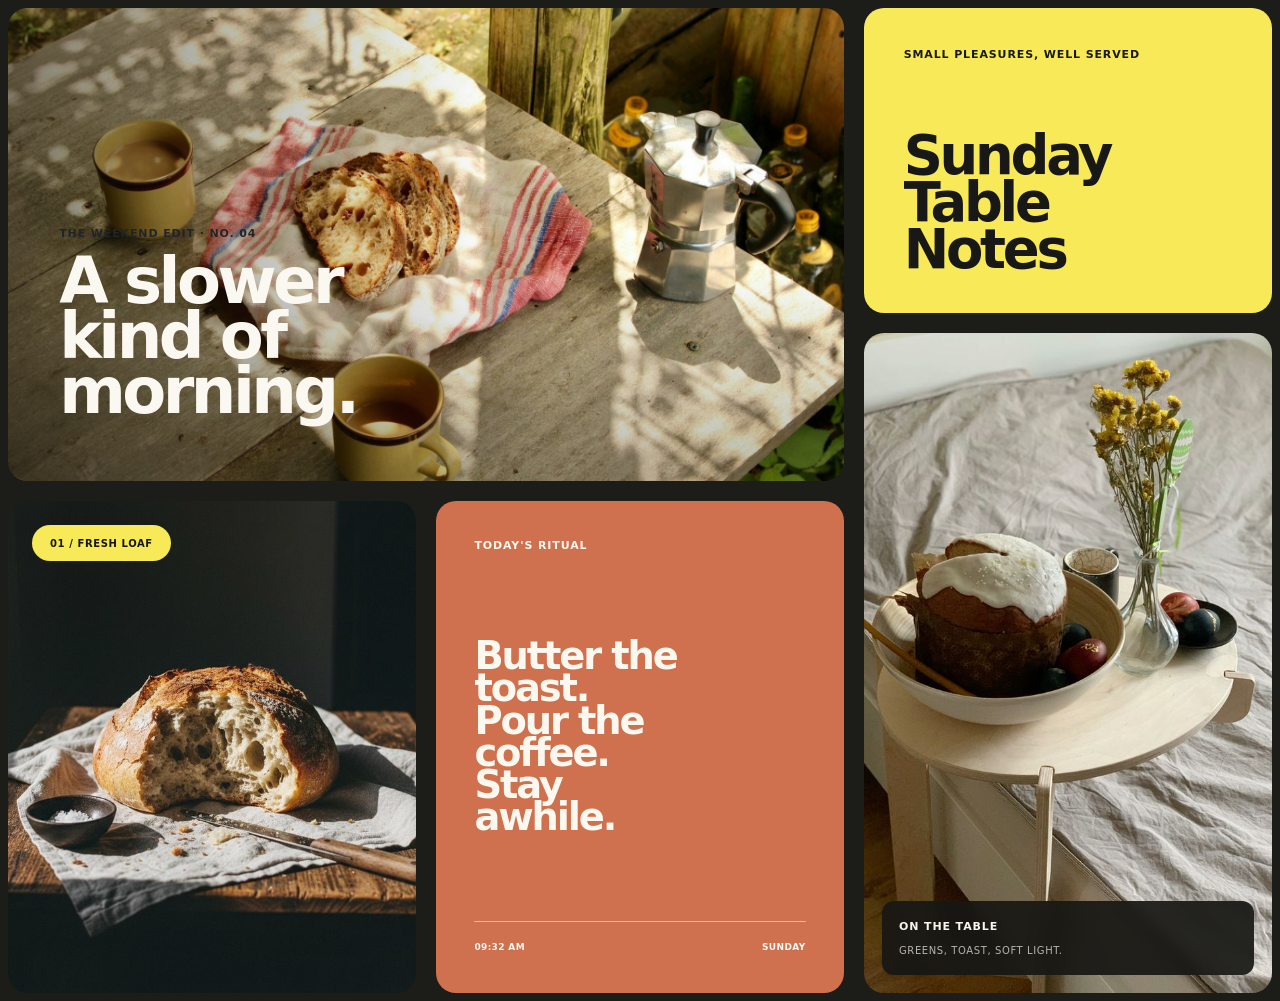
<file: index.html>
<!doctype html>
<html lang="en">
  <head>
    <meta charset="UTF-8" />
    <meta name="viewport" content="width=device-width, initial-scale=1.0" />

    <meta
      name="description"
      content="Sunday Table Notes — a quiet weekend breakfast journal."
    />

    <title>Sunday Table Notes</title>

    <!-- Bootstrap CSS -->
    <link
      href="https://cdn.jsdelivr.net/npm/bootstrap@5.3.3/dist/css/bootstrap.min.css"
      rel="stylesheet"
    />

    <!-- Custom CSS -->
    <link rel="stylesheet" href="style.css" />
  </head>

  <body>
    <main class="container-fluid page-shell">
      <section class="row g-3 bento" aria-label="Sunday Table Notes">
        <!-- Left column -->
        <div class="col-12 col-lg-8 d-flex flex-column left-stack">
          <!-- Hero card -->
          <article class="card-panel hero-card">
            <img
              src="assets/morning-table.jpg"
              alt="A slow breakfast of toast and coffee in the morning light"
            />

            <div class="photo-shade"></div>

            <div class="hero-copy">
              <p class="eyebrow">The weekend edit · No. 04</p>

              <h1>
                A slower<br />
                kind of<br />
                morning.
              </h1>
            </div>

          </article>

          <!-- Lower cards -->
          <div class="row g-3 lower-row">
            <!-- Bread card -->
            <div class="col-12 col-md-6 d-flex">
              <article class="card-panel loaf-card w-100">
                <img
                  src="assets\fresh_loaf.jpg"
                  alt="A fresh artisan loaf ready to be sliced"
                />

                <div class="loaf-shade"></div>

                <p class="loaf-tag">01 / Fresh loaf</p>

              </article>
            </div>

            <!-- Ritual card -->
            <div class="col-12 col-md-6 d-flex">
              <article class="card-panel ritual-card w-100">
                <p class="eyebrow">Today's ritual</p>

                <p class="ritual-copy">
                  Butter the<br />
                  toast.<br />
                  Pour the<br />
                  coffee.<br />
                  Stay<br />
                  awhile.
                </p>

                <div class="ritual-footer">
                  <span>09:32 AM</span>
                  <span>Sunday</span>
                </div>
              </article>
            </div>
          </div>
        </div>

        <!-- Right column -->
        <div class="col-12 col-lg-4 d-flex flex-column right-stack">
          <!-- Yellow title card -->
          <article class="card-panel title-card">
            <p class="eyebrow">Small pleasures, well served</p>

            <h2>
              Sunday<br />
              Table<br />
              Notes
            </h2>
          </article>

          <!-- Table image card -->
          <article class="card-panel table-card">
            <img
              src="assets\table_details.jpg"
              alt="A warm cup of coffee on a softly lit table"
            />

            <div class="table-caption">
              <p class="eyebrow">On the table</p>
              <p>Greens, toast, soft light.</p>
            </div>

          </article>
        </div>
      </section>
    </main>
  </body>
</html>
</file>
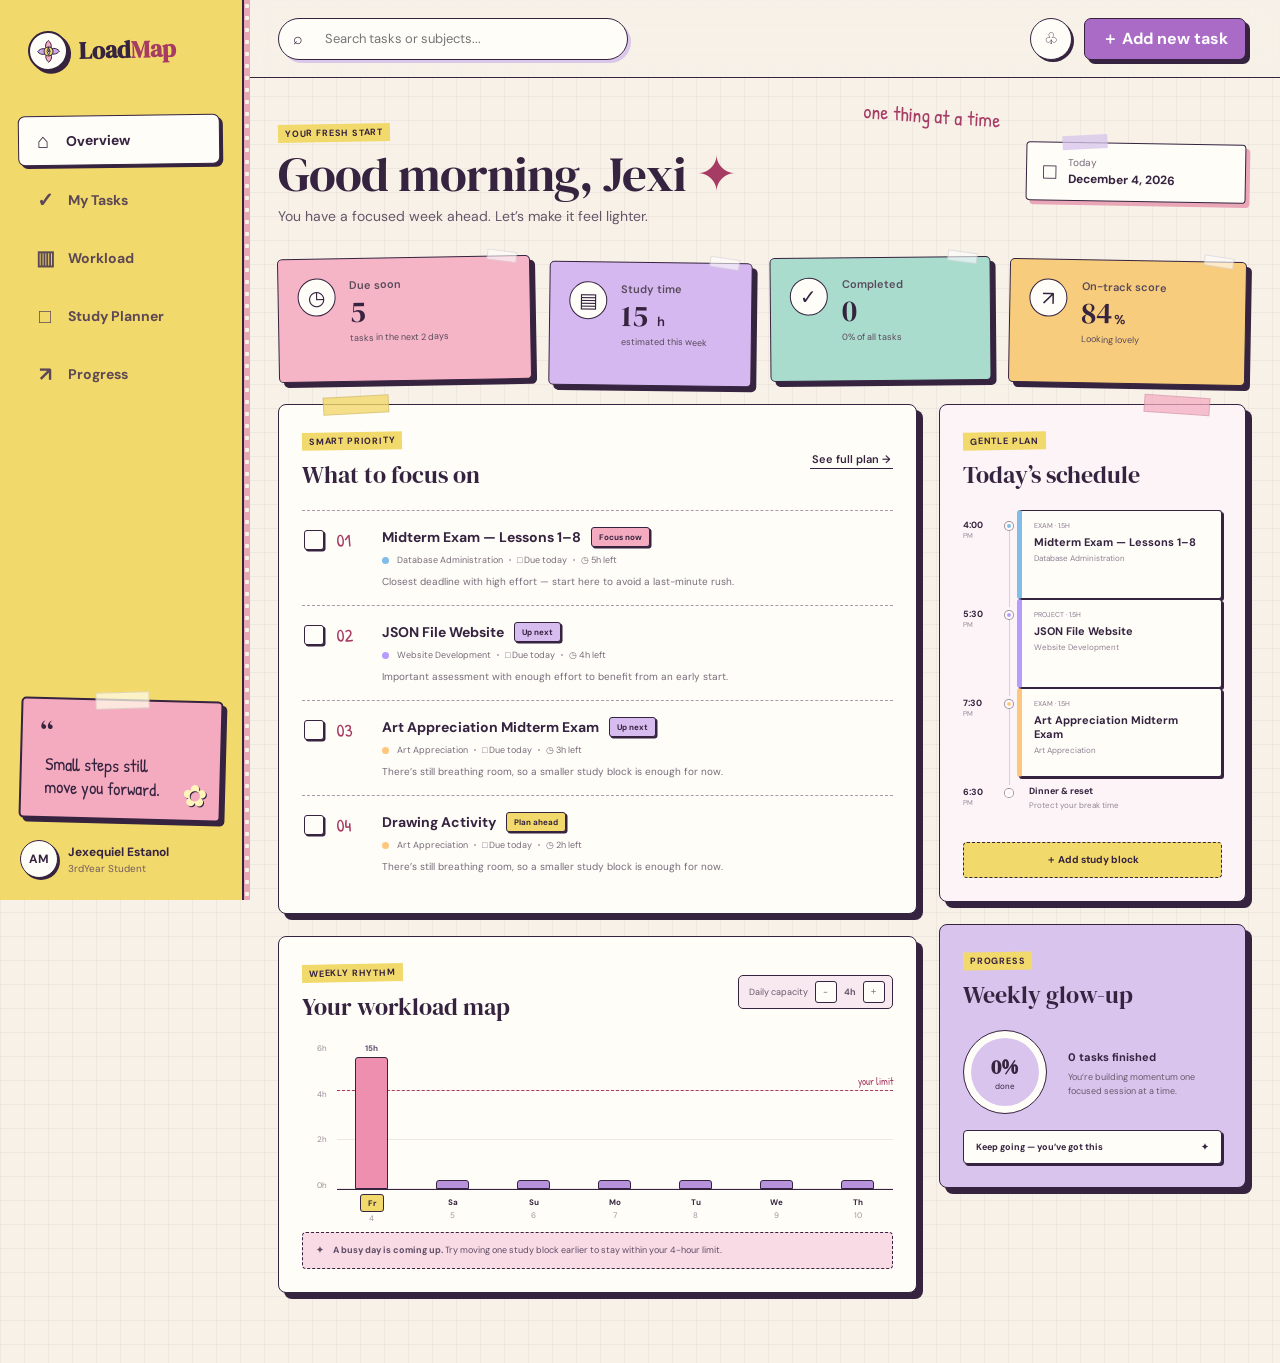
<file: WEBDEV-A2/index.html>
<!doctype html>
<html lang="en">
<head>
  <meta charset="UTF-8">
  <meta name="viewport" content="width=device-width, initial-scale=1.0">
  <meta name="description" content="LoadMap academic workload planner">
  <title>LoadMap — Academic Planner</title>

  <link rel="preconnect" href="https://fonts.googleapis.com">
  <link rel="preconnect" href="https://fonts.gstatic.com" crossorigin>

  <link
    href="https://fonts.googleapis.com/css2?family=DM+Sans:wght@400;500;600;700&family=DM+Serif+Display:ital@0;1&family=Patrick+Hand&display=swap"
    rel="stylesheet"
  >

  <link rel="stylesheet" href="style.css">
  <script src="script.js" defer></script>
</head>

<body>
  <div class="app-shell">

    <!-- SIDEBAR -->
    <aside class="sidebar">
      <button class="brand" data-scroll="overview">
        <span class="brand-mark">
          <svg viewBox="0 0 40 40" aria-hidden="true">
            <path class="petal pink"
              d="M20 19.5C14.5 16.4 14.8 9.1 20 5c5.2 4.1 5.5 11.4 0 14.5Z">
            </path>

            <path class="petal lilac"
              d="M20.5 20C23.6 14.5 30.9 14.8 35 20c-4.1 5.2-11.4 5.5-14.5 0Z">
            </path>

            <path class="petal pink"
              d="M20 20.5c5.5 3.1 5.2 10.4 0 14.5-5.2-4.1-5.5-11.4 0-14.5Z">
            </path>

            <path class="petal lilac"
              d="M19.5 20C16.4 25.5 9.1 25.2 5 20c4.1-5.2 11.4-5.5 14.5 0Z">
            </path>

            <circle class="flower-center" cx="20" cy="20" r="6.2"></circle>

            <path class="needle"
              d="m20 14.7 2.2 5.3-2.2 5.3-2.2-5.3 2.2-5.3Z">
            </path>

            <path class="point"
              d="m20 14.7 2.2 5.3H20v-5.3Z">
            </path>

            <circle class="point" cx="20" cy="20" r="1.15"></circle>
          </svg>
        </span>

        <span>Load<span>Map</span></span>
      </button>

      <nav>
        <button class="nav-item active" data-scroll="overview">
          <span class="nav-icon">⌂</span>
          <span>Overview</span>
        </button>

        <button class="nav-item" data-scroll="tasks">
          <span class="nav-icon">✓</span>
          <span>My Tasks</span>
        </button>

        <button class="nav-item" data-scroll="workload">
          <span class="nav-icon">▥</span>
          <span>Workload</span>
        </button>

        <button class="nav-item" data-scroll="planner">
          <span class="nav-icon">□</span>
          <span>Study Planner</span>
        </button>

        <button class="nav-item" data-scroll="progress">
          <span class="nav-icon">↗</span>
          <span>Progress</span>
        </button>
      </nav>

      <div class="sidebar-quote">
        <span class="quote-mark">“</span>
        <p>Small steps still move you forward.</p>
        <span class="quote-flower">✿</span>
      </div>

      <div class="profile">
        <div class="avatar">AM</div>

        <div>
          <strong>Jexequiel Estanol</strong>
          <span>3rdYear Student</span>
        </div>
      </div>
    </aside>

    <!-- MAIN CONTENT -->
    <main>
      <header class="topbar">
        <button class="mobile-brand" data-scroll="overview">LM</button>

        <div class="search-box">
          <span>⌕</span>

          <input
            id="searchInput"
            type="search"
            placeholder="Search tasks or subjects..."
          >
        </div>

        <button class="notification-button" aria-label="Notifications">
          ♧
        </button>

        <button class="add-button" id="openModal">
          <span>＋</span>
          Add new task
        </button>
      </header>

      <div class="content">

        <!-- WELCOME -->
        <section id="overview" class="welcome">
          <div>
            <p class="eyebrow">YOUR FRESH START</p>

            <h1>
              Good morning, Jexi
              <span>✦</span>
            </h1>

            <p>
              You have a focused week ahead. Let’s make it feel lighter.
            </p>
          </div>

          <div class="date-pill">
            <span class="date-icon">□</span>

            <div>
              <span>Today</span>
              <strong id="todayDate"></strong>
            </div>
          </div>
        </section>

        <!-- STATISTICS -->
        <section class="stats-grid">
          <article class="stat-card blush">
            <div class="stat-icon">◷</div>

            <div>
              <span>Due soon</span>
              <strong id="dueSoon">0</strong>
              <small>tasks in the next 2 days</small>
            </div>
          </article>

          <article class="stat-card lilac-card">
            <div class="stat-icon">▤</div>

            <div>
              <span>Study time</span>

              <strong>
                <span id="totalHours">0</span>
                <i>h</i>
              </strong>

              <small>estimated this week</small>
            </div>
          </article>

          <article class="stat-card mint">
            <div class="stat-icon">✓</div>

            <div>
              <span>Completed</span>
              <strong id="completedCount">0</strong>
              <small id="completedPercent">0% of all tasks</small>
            </div>
          </article>

          <article class="stat-card peach">
            <div class="stat-icon">↗</div>

            <div>
              <span>On-track score</span>

              <strong>
                84<i>%</i>
              </strong>

              <small>Looking lovely</small>
            </div>
          </article>
        </section>

        <div class="dashboard-grid">

          <!-- LEFT COLUMN -->
          <div class="primary-column">

            <!-- TASKS -->
            <section class="panel priority-panel" id="tasks">
              <div class="panel-heading">
                <div>
                  <p class="eyebrow">SMART PRIORITY</p>
                  <h2>What to focus on</h2>
                </div>

                <button data-scroll="planner">
                  See full plan →
                </button>
              </div>

              <div class="task-list" id="taskList"></div>
            </section>

            <!-- WORKLOAD -->
            <section class="panel" id="workload">
              <div class="panel-heading">
                <div>
                  <p class="eyebrow">WEEKLY RHYTHM</p>
                  <h2>Your workload map</h2>
                </div>

                <div class="capacity-control">
                  <span>Daily capacity</span>

                  <button id="capacityDown">−</button>

                  <strong>
                    <span id="capacityValue">4</span>h
                  </strong>

                  <button id="capacityUp">＋</button>
                </div>
              </div>

              <div class="chart-wrap">
                <div class="chart-y">
                  <span>6h</span>
                  <span>4h</span>
                  <span>2h</span>
                  <span>0h</span>
                </div>

                <div class="chart" id="workloadChart"></div>
              </div>

              <div class="insight" id="workloadInsight"></div>
            </section>
          </div>

          <!-- RIGHT COLUMN -->
          <aside class="secondary-column">

            <!-- STUDY PLANNER -->
            <section class="panel schedule-panel" id="planner">
              <div class="panel-heading">
                <div>
                  <p class="eyebrow">GENTLE PLAN</p>
                  <h2>Today’s schedule</h2>
                </div>
              </div>

              <div class="timeline" id="timeline"></div>

              <button class="outline-button" id="addStudyBlock">
                ＋ Add study block
              </button>
            </section>

            <!-- PROGRESS -->
            <section class="panel progress-panel" id="progress">
              <div class="panel-heading">
                <div>
                  <p class="eyebrow">PROGRESS</p>
                  <h2>Weekly glow-up</h2>
                </div>
              </div>

              <div class="progress-content">
                <div class="progress-ring" id="progressRing">
                  <div>
                    <strong id="ringPercent">0%</strong>
                    <span>done</span>
                  </div>
                </div>

                <div>
                  <strong id="progressText">
                    0 tasks finished
                  </strong>

                  <p>
                    You’re building momentum one focused session at a time.
                  </p>
                </div>
              </div>

              <div class="progress-footer">
                <span>Keep going — you’ve got this</span>
                <span>✦</span>
              </div>
            </section>
          </aside>
        </div>
      </div>
    </main>
  </div>

  <!-- ADD TASK MODAL -->
  <div class="modal-backdrop hidden" id="modalBackdrop">
    <div class="modal">
      <button class="modal-close" id="closeModal">×</button>

      <p class="eyebrow">A LITTLE STEP FORWARD</p>
      <h2>Add a new task</h2>

      <p>
        Give it the details and LoadMap will find its place.
      </p>

      <form id="taskForm">
        <label>
          Task name

          <input
            name="title"
            required
            placeholder="e.g. Draft project introduction"
          >
        </label>

        <div class="form-row">
          <label>
            Subject

            <select name="subject">
              <option>Free Elective</option>
              <option>Website Development</option>
              <option>Multimedia</option>
              <option>Fundamentals of Research</option>
              <option>Database Administration</option>
              <option>Art Appreciation</option>
              <option>System Integration and Architecture</option>
            </select>
          </label>

          <label>
            Task type

            <select name="type">
              <option>Assignment</option>
              <option>Project</option>
              <option>Quiz</option>
              <option>Exam</option>
            </select>
          </label>
        </div>

        <div class="form-row">
          <label>
            Deadline

            <input
              id="dueInput"
              name="due"
              type="date"
              required
            >
          </label>

          <label>
            Estimated hours

            <input
              name="hours"
              type="number"
              min="0.5"
              max="24"
              step="0.5"
              value="1"
              required
            >
          </label>
        </div>

        <label>
          Importance

          <select name="importance">
            <option value="1">Normal</option>
            <option value="2">Important</option>
            <option value="3">Very important</option>
          </select>
        </label>

        <button class="submit-button" type="submit">
          Add to my map →
        </button>
      </form>
    </div>
  </div>
</body>
</html>
</file>
<file: style.css>
:root {
  color: #f7f4eb;
  background: #1c1c19;
  font-family: Arial, Helvetica, sans-serif;
  font-synthesis: none;
  text-rendering: optimizeLegibility;
}

* {
  box-sizing: border-box;
}

html,
body {
  min-width: 320px;
  min-height: 100%;
  background: #1c1c19;
}

body {
  margin: 0;
}

img {
  display: block;
  width: 100%;
  height: 100%;
  object-fit: cover;
}

p,
h1,
h2 {
  margin: 0;
}

/* Main container */

.page-shell {
  width: min(100%, 1440px);
  min-height: 100vh;
  min-height: 100dvh;
  padding: 8px;
}

/* Bootstrap row */

.bento {
  min-height: calc(100vh - 16px);
  min-height: calc(100dvh - 16px);

  --bs-gutter-x: 20px;
  --bs-gutter-y: 20px;
}

.left-stack,
.right-stack {
  gap: 20px;
  min-height: calc(100vh - 16px);
  min-height: calc(100dvh - 16px);
}

/* Shared card styles */

.card-panel {
  position: relative;
  overflow: hidden;
  border-radius: 20px;
}

/* Hero card */

.hero-card {
  flex: 0 0 calc(49% - 10px);
}

.hero-card img,
.loaf-card img,
.table-card img {
  transition: transform 700ms cubic-bezier(0.2, 0.8, 0.2, 1);
}

.hero-card img {
  object-position: center 55%;
}

.hero-card:hover img,
.loaf-card:hover img,
.table-card:hover img {
  transform: scale(1.025);
}

.photo-shade {
  position: absolute;
  inset: 0;

  background:
    linear-gradient(
      90deg,
      rgba(20, 16, 11, 0.52) 0%,
      transparent 58%
    ),
    linear-gradient(
      0deg,
      rgba(15, 13, 9, 0.28) 0%,
      transparent 45%
    );
}

.hero-copy {
  position: absolute;
  left: clamp(28px, 4vw, 55px);
  bottom: clamp(38px, 7vh, 62px);
}

.eyebrow {
  font-size: 11px;
  font-weight: 800;
  line-height: 1.2;
  letter-spacing: 0.08em;
  text-transform: uppercase;
}

.hero-copy .eyebrow {
  margin-bottom: 14px;
}

.hero-copy h1 {
  color: #faf8f0;
  font-size: clamp(44px, 5vw, 66px);
  font-weight: 800;
  line-height: 0.86;
  letter-spacing: -0.055em;
}

/* Photo credits */

.photo-credit {
  position: absolute;
  right: 17px;
  bottom: 13px;
  z-index: 2;

  color: rgba(255, 255, 255, 0.82);

  font-size: 8px;
  font-weight: 700;
  letter-spacing: 0.04em;
  text-transform: uppercase;
}

/* Bottom Bootstrap row */

.lower-row {
  flex: 1 1 auto;
  min-height: 0;

  --bs-gutter-x: 20px;
  --bs-gutter-y: 20px;
}

/* Yellow title card */

.title-card {
  flex: 0 0 calc(32% - 10px);

  display: flex;
  flex-direction: column;
  justify-content: space-between;

  padding: clamp(32px, 3.1vw, 48px);

  color: #181816;
  background: #f7e958;
}

.title-card h2 {
  font-size: clamp(50px, 4.25vw, 66px);
  font-weight: 800;
  line-height: 0.86;
  letter-spacing: -0.06em;
}

/* Bread card */

.loaf-card img {
  object-position: center 46%;
}

.loaf-shade {
  position: absolute;
  inset: 0;

  background: linear-gradient(
    180deg,
    rgba(15, 12, 11, 0.16),
    transparent 45%
  );
}

.loaf-tag {
  position: absolute;
  top: 24px;
  left: 24px;

  padding: 11px 18px 10px;

  border-radius: 999px;

  color: #161614;
  background: #f7e958;

  font-size: 10px;
  font-weight: 800;
  letter-spacing: 0.06em;
  text-transform: uppercase;
}

/* Orange ritual card */

.ritual-card {
  display: flex;
  flex-direction: column;

  padding: clamp(30px, 3vw, 44px);

  color: #fbf8ef;
  background: #cf704f;
}

.ritual-copy {
  margin-top: auto;
  margin-bottom: auto;

  font-size: clamp(34px, 3vw, 49px);
  font-weight: 800;
  line-height: 0.84;
  letter-spacing: -0.055em;
}

.ritual-footer {
  display: flex;
  justify-content: space-between;

  padding-top: 19px;

  border-top: 1px solid rgba(255, 255, 255, 0.5);

  font-size: 9px;
  font-weight: 700;
  letter-spacing: 0.04em;
  text-transform: uppercase;
}

/* Right image card */

.table-card {
  flex: 1 1 auto;
  min-height: 0;
}

.table-card img {
  object-position: center;
}

.table-caption {
  position: absolute;
  right: 18px;
  bottom: 18px;
  left: 18px;

  padding: 19px 17px 17px;

  border-radius: 12px;

  color: #f8f5ec;
  background: rgba(23, 23, 20, 0.92);

  backdrop-filter: blur(8px);
  -webkit-backdrop-filter: blur(8px);
}

.table-caption .eyebrow {
  margin-bottom: 10px;
}

.table-caption > p:last-child {
  color: rgba(255, 255, 255, 0.68);

  font-size: 10px;
  letter-spacing: 0.06em;
  text-transform: uppercase;
}

.table-card > .photo-credit {
  bottom: 10px;
}

/* Tablet */

@media (max-width: 991.98px) {
  .left-stack,
  .right-stack {
    min-height: auto;
  }

  .hero-card {
    flex-basis: auto;
    min-height: 52vh;
  }

  .lower-row {
    flex: none;
  }

  .lower-row > div {
    min-height: 430px;
  }

  .title-card {
    flex-basis: auto;
    min-height: 360px;
  }

  .table-card {
    flex: none;
    min-height: 570px;
  }
}

/* Mobile */

@media (max-width: 575.98px) {
  .page-shell {
    padding: 6px;
  }

  .bento,
  .lower-row {
    --bs-gutter-x: 10px;
    --bs-gutter-y: 10px;
  }

  .left-stack,
  .right-stack {
    gap: 10px;
  }

  .card-panel {
    border-radius: 17px;
  }

  .hero-card {
    min-height: 500px;
  }

  .hero-card img {
    object-position: 61% center;
  }

  .hero-copy {
    left: 25px;
    bottom: 45px;
  }

  .hero-copy h1 {
    font-size: clamp(43px, 14vw, 58px);
  }

  .lower-row > div {
    min-height: 470px;
  }

  .title-card {
    padding: 30px;
  }

  .title-card h2 {
    font-size: clamp(52px, 16vw, 70px);
  }

  .ritual-card {
    padding: 32px 30px;
  }

  .ritual-copy {
    font-size: clamp(40px, 12vw, 53px);
  }

  .table-card {
    min-height: 570px;
  }
}

/* Accessibility */

@media (prefers-reduced-motion: reduce) {
  .hero-card img,
  .loaf-card img,
  .table-card img {
    transition: none;
  }
}
</file>
<file: WEBDEV-A2/style.css>
* {
  box-sizing: border-box;
}

:root {
  font-family: "DM Sans", sans-serif;
  color: #35233f;
  background: #f7f1e8;

  --ink: #35233f;
  --muted: #766979;
  --paper: #fffdf8;
  --yellow: #f2d96b;
  --pink: #f4abc0;
  --purple: #a96bc5;
}

html {
  scroll-behavior: smooth;
}

body {
  margin: 0;
  min-width: 320px;
  min-height: 100vh;
  background-color: #f7f1e8;
  background-image:
    linear-gradient(rgba(95, 72, 108, 0.055) 1px, transparent 1px),
    linear-gradient(90deg, rgba(95, 72, 108, 0.055) 1px, transparent 1px);
  background-size: 24px 24px;
}

button,
input,
select {
  font: inherit;
  color: inherit;
}

button {
  cursor: pointer;
}

button:focus-visible,
input:focus-visible,
select:focus-visible {
  outline: 3px solid #c9abe5;
  outline-offset: 2px;
}

h1,
h2,
.brand,
.stat-card strong,
.progress-ring strong {
  font-family: "DM Serif Display", serif;
}

/* APP LAYOUT */

.app-shell {
  min-height: 100vh;
  display: grid;
  grid-template-columns: 244px minmax(0, 1fr);
}

/* SIDEBAR */

.sidebar {
  position: sticky;
  top: 0;
  z-index: 20;
  height: 100vh;
  padding: 29px 20px 22px;
  display: flex;
  flex-direction: column;
  background: var(--yellow);
  border-right: 2px solid var(--ink);
  box-shadow: 6px 0 0 #e9a6b7;
}

.sidebar::after {
  content: "";
  position: absolute;
  right: -8px;
  top: 0;
  bottom: 0;
  width: 6px;
  background:
    radial-gradient(
      circle,
      #f7f1e8 2px,
      transparent 2.5px
    ) 0 0 / 6px 12px;
}

.brand {
  padding: 0 8px;
  display: flex;
  align-items: center;
  gap: 11px;
  border: 0;
  background: transparent;
  color: var(--ink);
  font-size: 24px;
  font-weight: 700;
  transform: rotate(-1.5deg);
}

.brand > span:last-child span {
  color: #a63b64;
}

.brand-mark {
  width: 40px;
  height: 40px;
  display: grid;
  place-items: center;
  border: 2px solid var(--ink);
  border-radius: 50%;
  background: var(--paper);
  box-shadow: 3px 3px 0 var(--ink);
}

.brand-mark svg {
  width: 29px;
  fill: none;
  stroke: currentColor;
  stroke-linecap: round;
  stroke-linejoin: round;
}

.petal {
  stroke-width: 1.35;
}

.pink {
  fill: var(--pink);
}

.lilac {
  fill: #c9abe5;
}

.flower-center {
  fill: var(--yellow);
  stroke-width: 1.4;
}

.needle {
  fill: var(--paper);
  stroke-width: 1.2;
}

.point {
  fill: var(--ink);
  stroke: none;
}

/* NAVIGATION */

nav {
  margin-top: 48px;
  display: grid;
  gap: 8px;
}

.nav-item {
  width: 100%;
  padding: 11px 14px;
  display: flex;
  align-items: center;
  gap: 13px;
  border: 1px solid transparent;
  border-radius: 7px;
  background: transparent;
  color: #5d4955;
  font-size: 14px;
  font-weight: 700;
  text-align: left;
}

.nav-item:hover {
  background: rgba(255, 255, 255, 0.35);
  color: var(--ink);
}

.nav-item.active {
  color: var(--ink);
  background: var(--paper);
  border-color: var(--ink);
  box-shadow: 3px 3px 0 var(--ink);
  transform: translate(-2px, -2px) rotate(-0.7deg);
}

.nav-icon {
  width: 20px;
  font-size: 20px;
  text-align: center;
}

/* SIDEBAR QUOTE */

.sidebar-quote {
  position: relative;
  min-height: 115px;
  margin-top: auto;
  padding: 18px;
  border: 2px solid var(--ink);
  border-radius: 5px;
  background: var(--pink);
  box-shadow: 4px 4px 0 var(--ink);
  transform: rotate(1.5deg);
}

.sidebar-quote::before {
  content: "";
  position: absolute;
  width: 52px;
  height: 15px;
  top: -9px;
  left: 50%;
  background: rgba(255, 253, 234, 0.73);
  border: 1px solid rgba(75, 54, 61, 0.15);
  transform: translateX(-50%) rotate(-3deg);
}

.sidebar-quote p {
  margin: 5px 20px 0 5px;
  color: var(--ink);
  font: 18px/1.25 "Patrick Hand", cursive;
}

.quote-mark {
  font: 31px/1 "DM Serif Display", serif;
}

.quote-flower {
  position: absolute;
  right: 12px;
  bottom: 5px;
  color: #fff5bb;
  font-size: 30px;
  text-shadow: 1px 1px var(--ink);
}

.profile {
  margin-top: 20px;
  display: flex;
  align-items: center;
  gap: 10px;
}

.avatar {
  width: 38px;
  height: 38px;
  display: grid;
  place-items: center;
  border: 1.5px solid var(--ink);
  border-radius: 50%;
  background: var(--paper);
  box-shadow: 2px 2px var(--ink);
  font-size: 12px;
  font-weight: 700;
}

.profile strong,
.profile span {
  display: block;
}

.profile strong {
  font-size: 12px;
}

.profile span {
  margin-top: 2px;
  color: #715c60;
  font-size: 10px;
}

/* MAIN */

main {
  min-width: 0;
}

.topbar {
  position: sticky;
  top: 0;
  z-index: 15;
  height: 78px;
  padding: 0 34px;
  display: flex;
  align-items: center;
  gap: 12px;
  background: rgba(247, 241, 232, 0.9);
  border-bottom: 1.5px solid var(--ink);
  backdrop-filter: blur(10px);
}

.search-box {
  width: min(350px, 40vw);
  height: 42px;
  margin-right: auto;
  padding: 0 14px;
  display: flex;
  align-items: center;
  gap: 10px;
  border: 1.5px solid var(--ink);
  border-radius: 30px;
  background: var(--paper);
  box-shadow: 3px 3px #dac7e9;
}

.search-box input {
  min-width: 0;
  flex: 1;
  border: 0;
  outline: 0;
  background: transparent;
  font-size: 13px;
}

.notification-button {
  width: 42px;
  height: 42px;
  border: 1.5px solid var(--ink);
  border-radius: 50%;
  background: var(--paper);
  box-shadow: 2px 2px var(--ink);
}

.add-button,
.submit-button {
  border: 1.5px solid var(--ink);
  border-radius: 7px;
  background: var(--purple);
  color: white;
  font-weight: 700;
  box-shadow: 4px 4px var(--ink);
}

.add-button {
  height: 42px;
  padding: 0 17px;
}

.add-button:hover,
.submit-button:hover {
  transform: translate(2px, 2px);
  box-shadow: 2px 2px var(--ink);
}

.mobile-brand {
  display: none;
}

.content {
  width: min(1320px, 100%);
  margin: auto;
  padding: 42px 34px 70px;
}

/* WELCOME */

.welcome {
  position: relative;
  scroll-margin-top: 95px;
  margin-bottom: 32px;
  display: flex;
  align-items: center;
  justify-content: space-between;
  gap: 24px;
}

.welcome::after {
  content: "one thing at a time";
  position: absolute;
  right: 245px;
  top: -18px;
  color: #a63b64;
  font: 20px "Patrick Hand", cursive;
  transform: rotate(4deg);
}

.eyebrow {
  display: inline-block;
  margin: 0 0 8px;
  padding: 3px 7px;
  color: var(--ink);
  background: var(--yellow);
  letter-spacing: 0.09em;
  font-size: 9px;
  font-weight: 700;
  transform: rotate(-1deg);
}

h1 {
  margin: 0;
  color: var(--ink);
  font-size: clamp(34px, 4vw, 49px);
  font-weight: 400;
  line-height: 0.98;
  letter-spacing: -0.02em;
}

h1 span {
  color: #a63b64;
}

.welcome > div > p:last-child {
  margin: 9px 0 0;
  color: #645668;
  font-size: 14px;
}

.date-pill {
  position: relative;
  min-width: 220px;
  padding: 13px 16px;
  display: flex;
  align-items: center;
  gap: 12px;
  border: 1.5px solid var(--ink);
  border-radius: 4px;
  background: var(--paper);
  box-shadow: 4px 4px #e9a6b7;
  transform: rotate(1deg);
}

.date-pill::before {
  content: "";
  position: absolute;
  top: -8px;
  left: 35px;
  width: 45px;
  height: 14px;
  background: rgba(214, 196, 235, 0.75);
  transform: rotate(-4deg);
}

.date-icon {
  font-size: 22px;
}

.date-pill div span,
.date-pill div strong {
  display: block;
}

.date-pill div span {
  color: #776a79;
  font-size: 10px;
}

.date-pill strong {
  margin-top: 2px;
  font-size: 12px;
}

/* STAT CARDS */

.stats-grid {
  margin-bottom: 23px;
  display: grid;
  grid-template-columns: 1.12fr 0.9fr 0.98fr 1.05fr;
  gap: 18px;
}

.stat-card {
  position: relative;
  height: 124px;
  padding: 19px;
  display: flex;
  align-items: flex-start;
  gap: 14px;
  border: 1.5px solid var(--ink);
  border-radius: 5px;
  box-shadow: 5px 5px var(--ink);
  transition: transform 0.18s;
}

.stat-card:nth-child(1) {
  transform: rotate(-1deg);
}

.stat-card:nth-child(2) {
  transform: translateY(5px) rotate(0.7deg);
}

.stat-card:nth-child(3) {
  transform: rotate(-0.5deg);
}

.stat-card:nth-child(4) {
  transform: translateY(3px) rotate(1deg);
}

.stat-card::after {
  content: "";
  position: absolute;
  width: 28px;
  height: 9px;
  right: 12px;
  top: -6px;
  background: rgba(255, 255, 255, 0.58);
  border: 1px solid rgba(53, 35, 63, 0.12);
  transform: rotate(8deg);
}

.blush {
  background: #f6b5c6;
}

.lilac-card {
  background: #d5b8ef;
}

.mint {
  background: #a9dccd;
}

.peach {
  background: #f8cc7d;
}

.stat-icon {
  width: 38px;
  height: 38px;
  flex: none;
  display: grid;
  place-items: center;
  border: 1.5px solid var(--ink);
  border-radius: 50%;
  background: var(--paper);
  font-size: 20px;
}

.stat-card div:last-child > span,
.stat-card small {
  display: block;
  color: #584b5c;
}

.stat-card div:last-child > span {
  font-size: 11px;
  font-weight: 600;
}

.stat-card strong {
  display: block;
  margin-top: 3px;
  font-size: 30px;
  font-weight: 400;
  line-height: 1.1;
}

.stat-card strong i {
  margin-left: 2px;
  font: 600 13px "DM Sans", sans-serif;
  font-style: normal;
}

.stat-card small {
  margin-top: 4px;
  font-size: 9px;
}

/* DASHBOARD */

.dashboard-grid {
  display: grid;
  grid-template-columns: minmax(0, 1.62fr) minmax(300px, 0.78fr);
  gap: 22px;
  align-items: start;
}

.primary-column,
.secondary-column {
  display: grid;
  gap: 22px;
}

.panel {
  position: relative;
  scroll-margin-top: 95px;
  padding: 23px;
  border: 1.5px solid var(--ink);
  border-radius: 8px;
  background: var(--paper);
  box-shadow: 6px 6px var(--ink);
}

.priority-panel::before,
.schedule-panel::before {
  content: "";
  position: absolute;
  z-index: 2;
  width: 64px;
  height: 16px;
  top: -9px;
  border: 1px solid rgba(53, 35, 63, 0.13);
}

.priority-panel::before {
  left: 44px;
  background: rgba(242, 217, 107, 0.78);
  transform: rotate(-3deg);
}

.schedule-panel::before {
  right: 35px;
  background: rgba(244, 171, 192, 0.72);
  transform: rotate(4deg);
}

.panel-heading {
  margin-bottom: 19px;
  display: flex;
  align-items: center;
  justify-content: space-between;
  gap: 15px;
}

.panel h2,
.modal h2 {
  margin: 0;
  font-size: 24px;
  font-weight: 400;
}

.panel-heading > button {
  padding: 2px;
  border: 0;
  border-bottom: 1px solid var(--ink);
  background: transparent;
  font-size: 11px;
  font-weight: 600;
}

/* TASKS */

.task-list {
  display: grid;
}

.task-row {
  padding: 16px 2px;
  display: grid;
  grid-template-columns: 22px 32px 1fr;
  gap: 12px;
  border-top: 1px dashed #a99baa;
}

.task-row:hover {
  background: #faf4e8;
}

.task-check {
  width: 20px;
  height: 20px;
  margin-top: 3px;
  border: 1.5px solid var(--ink);
  border-radius: 3px;
  background: var(--paper);
  box-shadow: 1.5px 1.5px var(--ink);
}

.priority-number {
  color: #a63b64;
  font: 18px/26px "Patrick Hand", cursive;
  transform: rotate(-5deg);
}

.task-title-line {
  display: flex;
  align-items: center;
  gap: 10px;
}

.task-info h3 {
  margin: 0;
  font-size: 14px;
}

.priority-tag {
  padding: 4px 7px;
  border: 1px solid var(--ink);
  border-radius: 3px;
  color: var(--ink);
  box-shadow: 1.5px 1.5px var(--ink);
  font-size: 8px;
  font-weight: 700;
  white-space: nowrap;
}

.priority-0 {
  background: var(--pink);
}

.priority-1,
.priority-2 {
  background: #d7bcef;
}

.priority-3 {
  background: var(--yellow);
}

.task-meta {
  margin-top: 7px;
  display: flex;
  flex-wrap: wrap;
  align-items: center;
  gap: 6px;
  color: #776b7a;
  font-size: 9px;
}

.task-meta span {
  display: inline-flex;
  align-items: center;
}

.task-meta i {
  width: 2px;
  height: 2px;
  border-radius: 50%;
  background: #aa9fad;
}

.subject-dot {
  width: 7px;
  height: 7px;
  margin-right: 2px;
  border-radius: 50%;
}

.task-info p {
  margin: 8px 0 0;
  color: #776b7a;
  font-size: 10px;
  line-height: 1.5;
}

.empty-state {
  padding: 35px;
  border-top: 1px dashed #a99baa;
  color: var(--muted);
  text-align: center;
}

/* WORKLOAD */

.capacity-control {
  padding: 5px 7px 5px 10px;
  display: flex;
  align-items: center;
  gap: 7px;
  border: 1px solid var(--ink);
  border-radius: 5px;
  background: #f7e9ef;
  color: #67596b;
  font-size: 9px;
}

.capacity-control button {
  width: 22px;
  height: 22px;
  padding: 0;
  border: 1px solid var(--ink);
  border-radius: 3px;
  background: var(--paper);
}

.chart-wrap {
  height: 190px;
  margin-top: 7px;
  display: grid;
  grid-template-columns: 25px 1fr;
  gap: 10px;
}

.chart-y {
  height: 148px;
  padding-top: 1px;
  display: flex;
  flex-direction: column;
  justify-content: space-between;
  color: #978b99;
  font-size: 8px;
  text-align: right;
}

.chart {
  position: relative;
  height: 148px;
  display: grid;
  grid-template-columns: repeat(7, 1fr);
  align-items: end;
  gap: 11px;
  border-bottom: 1px solid var(--ink);
  background:
    repeating-linear-gradient(
      to bottom,
      transparent 0,
      transparent 48px,
      #dcd1d8 49px
    );
}

.capacity-line {
  position: absolute;
  left: 0;
  right: 0;
  z-index: 2;
  border-top: 1px dashed #a63b64;
}

.capacity-line span {
  position: absolute;
  right: 0;
  bottom: 3px;
  padding-left: 4px;
  background: var(--paper);
  color: #a63b64;
  font: 10px "Patrick Hand", cursive;
}

.bar-column {
  position: relative;
  height: 100%;
  padding-top: 15px;
  display: flex;
  flex-direction: column;
  align-items: center;
  justify-content: flex-end;
}

.bar {
  position: relative;
  z-index: 3;
  width: min(33px, 70%);
  min-height: 7px;
  border: 1px solid var(--ink);
  border-radius: 3px 3px 0 0;
  background: #b693db;
}

.bar.over {
  background: #ef8faf;
}

.bar span {
  position: absolute;
  top: -15px;
  width: 100%;
  color: #614b6c;
  font-size: 8px;
  font-weight: 700;
  text-align: center;
}

.bar-column strong,
.bar-column small {
  position: absolute;
  top: calc(100% + 8px);
  font-size: 8px;
}

.bar-column small {
  top: calc(100% + 21px);
  color: #9e929f;
}

.bar-column strong.today {
  top: calc(100% + 5px);
  width: 24px;
  height: 18px;
  padding-top: 3px;
  border: 1px solid var(--ink);
  border-radius: 3px;
  background: var(--yellow);
  text-align: center;
}

.bar-column strong.today + small {
  top: calc(100% + 24px);
}

.insight {
  padding: 11px 13px;
  display: flex;
  align-items: center;
  gap: 9px;
  border: 1px dashed var(--ink);
  border-radius: 4px;
  background: #eee1f6;
  color: #5f4c66;
  font-size: 9px;
  line-height: 1.4;
}

.insight.warning {
  background: #f8dbe4;
}

/* SCHEDULE */

.schedule-panel {
  min-height: 470px;
  background: #fcf4f7;
}

.timeline {
  display: grid;
}

.session {
  min-height: 89px;
  display: grid;
  grid-template-columns: 39px 15px 1fr;
}

.time {
  padding-top: 9px;
}

.time strong,
.time span {
  display: block;
}

.time strong {
  font-size: 9px;
}

.time span {
  color: #948797;
  font-size: 7px;
}

.timeline-line {
  position: relative;
  display: flex;
  justify-content: center;
}

.timeline-line::after {
  content: "";
  position: absolute;
  top: 18px;
  bottom: -8px;
  width: 1px;
  background: #d9cfdc;
}

.timeline-line span {
  z-index: 2;
  width: 8px;
  height: 8px;
  margin-top: 12px;
  border: 2px solid white;
  border-radius: 50%;
  box-shadow: 0 0 0 1px #9e929f;
}

.session-card {
  min-height: 70px;
  padding: 10px 12px;
  border: 1px solid var(--ink);
  border-left: 5px solid var(--accent);
  border-radius: 3px;
  background: var(--paper);
  box-shadow: 2px 2px var(--ink);
}

.session-card span,
.session-card strong,
.session-card small {
  display: block;
}

.session-card span {
  color: #887990;
  font-size: 7px;
  text-transform: uppercase;
}

.session-card strong {
  margin-top: 5px;
  font-size: 11px;
}

.session-card small {
  margin-top: 4px;
  color: #8f8293;
  font-size: 8px;
}

.break-session {
  min-height: 65px;
}

.break-session > div:last-child {
  padding: 8px 0 0 12px;
}

.break-session > div:last-child strong,
.break-session > div:last-child small {
  display: block;
}

.break-session > div:last-child strong {
  font-size: 9px;
}

.break-session > div:last-child small {
  margin-top: 3px;
  color: #948797;
  font-size: 8px;
}

.break-session .timeline-line::after {
  display: none;
}

.outline-button {
  width: 100%;
  height: 36px;
  border: 1.5px dashed var(--ink);
  border-radius: 4px;
  background: var(--yellow);
  font-size: 10px;
  font-weight: 700;
}

/* PROGRESS */

.progress-panel {
  background: #d9c4ed;
}

.progress-content {
  display: grid;
  grid-template-columns: 90px 1fr;
  align-items: center;
  gap: 15px;
}

.progress-ring {
  --progress: 0deg;

  width: 84px;
  height: 84px;
  padding: 7px;
  border: 1.5px solid var(--ink);
  border-radius: 50%;
  background:
    conic-gradient(
      #a63b64 var(--progress),
      var(--paper) 0
    );
}

.progress-ring > div {
  width: 100%;
  height: 100%;
  display: grid;
  place-content: center;
  border-radius: 50%;
  background: #d9c4ed;
  text-align: center;
}

.progress-ring strong,
.progress-ring span {
  display: block;
}

.progress-ring strong {
  font-size: 20px;
}

.progress-ring span {
  font-size: 8px;
}

.progress-content > div:last-child strong {
  font-size: 11px;
}

.progress-content p {
  margin: 5px 0 0;
  color: #675a6b;
  font-size: 9px;
  line-height: 1.55;
}

.progress-footer {
  margin-top: 16px;
  padding: 10px 12px;
  display: flex;
  justify-content: space-between;
  border: 1px solid var(--ink);
  border-radius: 4px;
  background: var(--paper);
  box-shadow: 2px 2px var(--ink);
  font-size: 9px;
  font-weight: 700;
}

/* MODAL */

.modal-backdrop {
  position: fixed;
  inset: 0;
  z-index: 100;
  padding: 20px;
  display: grid;
  place-items: center;
  background: rgba(53, 35, 63, 0.62);
  backdrop-filter: blur(5px);
}

.modal-backdrop.hidden {
  display: none;
}

.modal {
  position: relative;
  width: min(520px, 100%);
  max-height: calc(100vh - 40px);
  overflow-y: auto;
  padding: 31px;
  border: 2px solid var(--ink);
  border-radius: 8px;
  background: var(--paper);
  box-shadow: 9px 9px var(--ink);
}

.modal::before {
  content: "";
  position: absolute;
  top: -8px;
  left: 50%;
  width: 76px;
  height: 18px;
  background: rgba(242, 217, 107, 0.82);
  transform: translateX(-50%) rotate(-2deg);
}

.modal-close {
  position: absolute;
  right: 18px;
  top: 18px;
  width: 34px;
  height: 34px;
  border: 1px solid var(--ink);
  border-radius: 50%;
  background: var(--pink);
  font-size: 22px;
}

.modal > p:not(.eyebrow) {
  margin: 6px 0 23px;
  color: var(--muted);
  font-size: 12px;
}

form {
  display: grid;
  gap: 15px;
}

.form-row {
  display: grid;
  grid-template-columns: 1fr 1fr;
  gap: 12px;
}

label {
  display: grid;
  gap: 6px;
  color: #625568;
  font-size: 10px;
  font-weight: 700;
}

input,
select {
  width: 100%;
  height: 42px;
  padding: 0 12px;
  border: 1.5px solid var(--ink);
  border-radius: 4px;
  background: var(--paper);
  font-size: 12px;
}

.submit-button {
  height: 44px;
  margin-top: 4px;
}

/* TABLET */

@media (max-width: 1050px) {
  .app-shell {
    grid-template-columns: 84px minmax(0, 1fr);
  }

  .sidebar {
    padding-inline: 14px;
    align-items: center;
  }

  .brand > span:last-child,
  .nav-item > span:last-child,
  .sidebar-quote,
  .profile > div:not(.avatar) {
    display: none;
  }

  .brand {
    padding: 0;
  }

  .nav-item {
    width: 48px;
    justify-content: center;
    padding-inline: 0;
  }

  .stats-grid {
    grid-template-columns: 1fr 1fr;
  }

  .dashboard-grid {
    grid-template-columns:
      minmax(0, 1.35fr)
      minmax(270px, 0.85fr);
  }

  .welcome::after {
    display: none;
  }
}

/* MOBILE */

@media (max-width: 820px) {
  .app-shell {
    display: block;
  }

  .sidebar {
    position: fixed;
    inset: auto 0 0;
    width: 100%;
    height: 65px;
    padding: 8px 12px;
    display: block;
    border: 0;
    border-top: 2px solid var(--ink);
    box-shadow: 0 -4px #e9a6b7;
  }

  .sidebar::after,
  .sidebar .brand,
  .profile {
    display: none;
  }

  .sidebar nav {
    height: 100%;
    margin: 0;
    display: flex;
    justify-content: space-around;
    gap: 2px;
  }

  .nav-item {
    width: auto;
    height: 49px;
    flex: 1;
    padding: 5px 2px;
    flex-direction: column;
    gap: 1px;
    font-size: 8px;
  }

  .nav-item > span:last-child {
    display: block;
  }

  .nav-item.active {
    transform: none;
    box-shadow: 2px 2px var(--ink);
  }

  .nav-icon {
    font-size: 17px;
  }

  .topbar {
    padding-inline: 18px;
  }

  .mobile-brand {
    width: 39px;
    height: 39px;
    display: grid;
    place-items: center;
    border: 1.5px solid var(--ink);
    border-radius: 50%;
    background: var(--yellow);
    box-shadow: 2px 2px var(--ink);
    font-weight: 700;
  }

  .search-box {
    width: auto;
    flex: 1;
  }

  .notification-button {
    display: none;
  }

  .add-button {
    width: 42px;
    padding: 0;
    font-size: 0;
  }

  .add-button span {
    font-size: 19px;
  }

  .content {
    padding: 25px 18px 100px;
  }

  .dashboard-grid {
    grid-template-columns: 1fr;
  }

  .secondary-column {
    grid-template-columns: 1fr 1fr;
  }

  .schedule-panel {
    min-height: 0;
  }
}

@media (max-width: 600px) {
  .welcome {
    display: block;
  }

  .welcome h1 {
    font-size: 37px;
  }

  .date-pill {
    width: 100%;
    margin-top: 18px;
  }

  .stats-grid {
    gap: 13px;
  }

  .stat-card {
    height: 116px;
    padding: 14px 12px;
    gap: 9px;
    box-shadow: 4px 4px var(--ink);
  }

  .stat-card:nth-child(n) {
    transform: none;
  }

  .stat-icon {
    width: 32px;
    height: 32px;
  }

  .panel {
    padding: 18px 15px;
    box-shadow: 4px 4px var(--ink);
  }

  .task-row {
    grid-template-columns: 21px 1fr;
  }

  .priority-number,
  .task-info p {
    display: none;
  }

  .task-title-line {
    justify-content: space-between;
    align-items: flex-start;
  }

  .secondary-column {
    grid-template-columns: 1fr;
  }

  .capacity-control > span {
    display: none;
  }

  .chart {
    gap: 4px;
  }

  .form-row {
    grid-template-columns: 1fr;
  }

  .modal {
    padding: 28px 20px;
  }
}
/* JSON Data Lab */
.json-lab {
  margin-top: 24px;
}

.json-badge {
  display: inline-flex;
  align-items: center;
  padding: 7px 12px;
  border: 1px solid var(--ink);
  border-radius: 999px;
  background: #eee7ff;
  font-size: 12px;
  font-weight: 700;
}

.json-intro {
  max-width: 720px;
  margin: 8px 0 18px;
  color: #74697a;
  line-height: 1.6;
}

.json-label {
  display: block;
  margin-bottom: 8px;
  font-size: 13px;
  font-weight: 700;
}

#jsonEditor {
  display: block;
  width: 100%;
  min-height: 300px;
  padding: 18px;
  border: 1px solid #d8cce0;
  border-radius: 12px;
  background: #fbf9ff;
  color: #35233f;
  font: 13px/1.65 Consolas, "Courier New", monospace;
  resize: vertical;
  tab-size: 2;
}

#jsonEditor:focus {
  outline: 2px solid #b79cff;
  outline-offset: 2px;
}

.json-actions {
  display: flex;
  flex-wrap: wrap;
  gap: 10px;
  margin-top: 14px;
}

.json-actions .outline-button,
.json-actions .submit-button {
  width: auto;
  margin: 0;
}

.json-status {
  min-height: 22px;
  margin: 12px 0 0;
  color: #74697a;
  font-size: 13px;
}

@media (max-width: 600px) {
  .json-actions > button {
    flex: 1 1 45%;
  }
}
</file>
